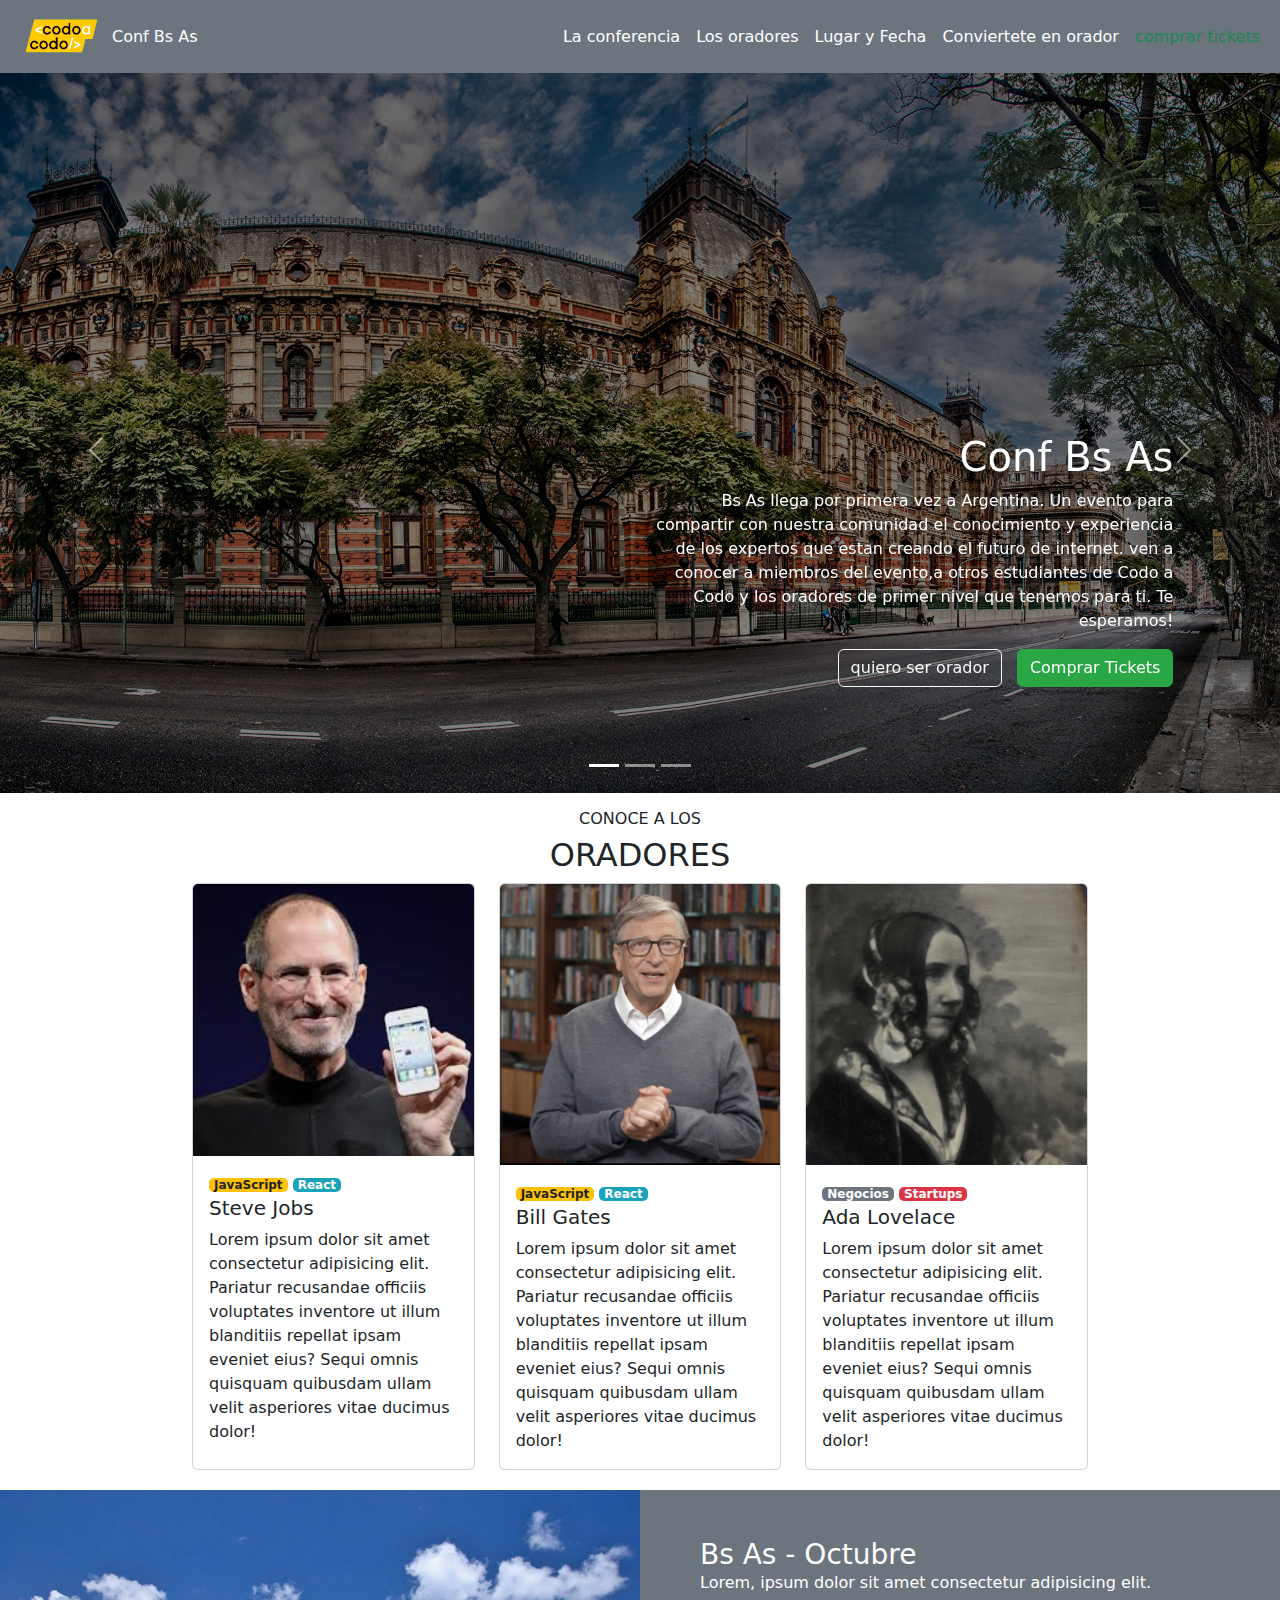
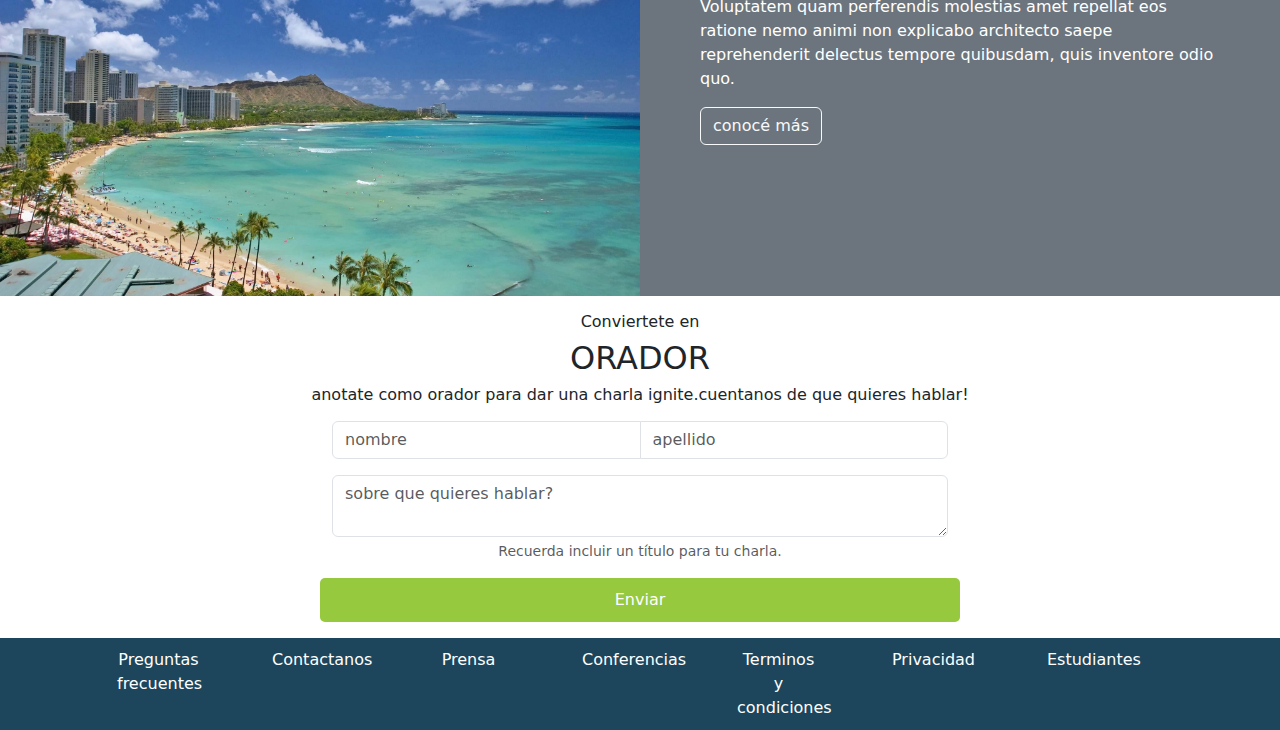
<file: index.html>
<!DOCTYPE html>
<html lang="en">
<head>
    <meta charset="UTF-8">
    <meta name="viewport" content="width=device-width, initial-scale=1.0">
    <title>Trabajo Practico</title>
    <link rel="shortcut icon" href="./pages/logo.ico" type="image/x-icon">
    <link rel="stylesheet" href="./css/bootstrap.min.css">
    <link rel="stylesheet" href="./css/style.css">
</head>
<body>
    <header class="position-sticky top-0 z-3">
        <nav class="navbar navbar-expand-lg bg-secondary">
            <div class="container-fluid">
                <img src="./assets/img/codoacodo.png" alt="Logo" width="100" class="d-inline-block align-text-top">
                Conf Bs As
              <button class="navbar-toggler" type="button" data-bs-toggle="collapse" data-bs-target="#navbarNav" aria-controls="navbarNav" aria-expanded="false" aria-label="Toggle navigation">
                <span class="navbar-toggler-icon"></span>
              </button>
              <div class="collapse navbar-collapse flex-row-reverse" id="navbarNav">
                <ul class="navbar-nav">
                  <li class="nav-item">
                    <a class="nav-link text-white" aria-current="page" href="#">La conferencia</a>
                  </li>
                  <li class="nav-item">
                    <a class="nav-link text-white" href="#oradores">Los oradores</a>
                  </li>
                  <li class="nav-item">
                    <a class="nav-link text-white" href="#lugar">Lugar y Fecha</a>
                  </li>
                  <li class="nav-item">
                    <a class="nav-link text-white" href="#convertite">Conviertete en orador</a>
                  </li>
                  <li class="nav-item">
                    <a class="nav-link text-success" href="./pages/tickets.html" aria-disabled="comprarTickets" target="_blank">comprar tickets</a>
                  </li>
                </ul>
              </div>
            </div>
          </nav>
    </header>
    <main>
        <div id="carouselExampleIndicators" class="carousel slide position-relative" >
        <div class="carousel-indicators">
          <button type="button" data-bs-target="#carouselExampleIndicators" data-bs-slide-to="0" class="active" aria-current="true" aria-label="Slide 1"></button>
          <button type="button" data-bs-target="#carouselExampleIndicators" data-bs-slide-to="1" aria-label="Slide 2"></button>
          <button type="button" data-bs-target="#carouselExampleIndicators" data-bs-slide-to="2" aria-label="Slide 3"></button>
        </div>
        <div class="carousel-inner">
          <div class="carousel-item active">
            <img src="./assets/img/ba1.jpg" class="filter  w-100" alt="...">
            <div class="position-absolute top-50 start-50 col-5 text-end">
              <div class="text text-end text-white">
            <h1>Conf Bs As</h1>
            <p>Bs As llega por primera vez a Argentina. Un evento para compartir con nuestra comunidad
                el conocimiento y experiencia de los expertos que estan creando el futuro de internet.
                ven a conocer a miembros del evento,a otros estudiantes de Codo a Codo 
                y los oradores de primer nivel que tenemos para ti. Te esperamos!</p>
             <p> <a class="btn btn-outline-light mb-3" href="#convertite">quiero ser orador</a>
              <a class="comprar btn btn-success  mb-3" href="./pages/tickets.html" target="_blank">Comprar Tickets</a> </p>
            </div>
          </div>
          </div>
          </div>
          </div>
          <div class="carousel-item">
            <img src="./assets/img/ba2.jpg" class="d-block w-100" alt="...">
          </div>
          <div class="carousel-item">
            <img src="./assets/img/ba3.jpg" class="d-block w-100" alt="...">
          </div>
        </div>
        <button class="carousel-control-prev" type="button" data-bs-target="#carouselExampleIndicators" data-bs-slide="prev">
          <span class="carousel-control-prev-icon" aria-hidden="true"></span>
          <span class="visually-hidden">Previous</span>
        </button>
        <button class="carousel-control-next" type="button" data-bs-target="#carouselExampleIndicators" data-bs-slide="next">
          <span class="carousel-control-next-icon" aria-hidden="true"></span>
          <span class="visually-hidden">Next</span>
        </button>
      </div>
    <section id="oradores">
      <div class="subtitulo container mt-3">
        <h6>CONOCE A LOS</h6>
        <h2>ORADORES</h2>
      </div>
        <div class="row row-cols-1 row-cols-md-3 g-4">
          <div class="col">
            <div class="card h-100">
              <img src="./assets/img/steve.jpg" class="card-img-top" alt="...">
              <div class="card-body">
                <span class="js">JavaScript</span>
                <span class="react">React</span>
                <h5 class="card-title">Steve Jobs</h5>
                <p class="card-text">Lorem ipsum dolor sit amet consectetur adipisicing elit.
                 Pariatur recusandae officiis voluptates inventore ut illum blanditiis repellat ipsam eveniet
                  eius? Sequi omnis quisquam quibusdam ullam velit asperiores vitae ducimus dolor!</p>
              </div>
            </div>
          </div>
          <div class="col">
            <div class="card h-100">
              <img src="./assets/img/bill.jpg" class="card-img-top" alt="...">
              <div class="card-body">
                <span class="js">JavaScript</span>
                <span class="react">React</span>
                <h5 class="card-title">Bill Gates</h5>
                <p class="card-text">Lorem ipsum dolor sit amet consectetur adipisicing elit.
                  Pariatur recusandae officiis voluptates inventore ut illum blanditiis repellat ipsam eveniet
                   eius? Sequi omnis quisquam quibusdam ullam velit asperiores vitae ducimus dolor!</p>
              </div>
            </div>
          </div>
          <div class="col">
            <div class="card h-100">
              <img src="./assets/img/ada.jpeg" class="card-img-top" alt="...">
              <div class="card-body">
                <span class="ngc">Negocios</span>
                <span class="start">Startups</span>
                <h5 class="card-title">Ada Lovelace</h5>
                <p class="card-text">Lorem ipsum dolor sit amet consectetur adipisicing elit.
                  Pariatur recusandae officiis voluptates inventore ut illum blanditiis repellat ipsam eveniet
                   eius? Sequi omnis quisquam quibusdam ullam velit asperiores vitae ducimus dolor!</p>
              </div>
            </div>
          </div>
        </div>
      </section>
      <section id="lugar">
      <div class="container-fluid">
        <div class="row justify-content align-item-start">
          <div class="col-md-6 p-0">
            <img src="./assets/img/honolulu.jpg" class="img-fluid" loading="lazy">
          </div>
          <div class="col-md-6 bg-secondary">
            <div class="card-body p-5">
              <h3 class="card-title text-white">Bs As - Octubre</h3>
              <p class="card-text text-white">Lorem, ipsum dolor sit amet consectetur adipisicing elit. 
                Voluptatem quam perferendis molestias amet repellat eos ratione nemo animi non explicabo architecto 
                saepe reprehenderit delectus tempore quibusdam, quis inventore odio quo.</p>
              <a class="btn btn-outline-light" href="#">conocé más</a>
            </div>
          </div>
        </div>
      </div>
      </section>
      <section id="convertite">
        <div class="convertite mt-3">
          <h6>Conviertete en</h6>
          <h2>ORADOR</h2>
          <h6>anotate como orador para dar una charla ignite.cuentanos de que quieres hablar!</h6>
        <div  class="container col-6 mt-3">
        <div class="input-group mb-3">
          <input type="text" class="form-control" placeholder="nombre" aria-label="Username">
          <input type="text" class="form-control" placeholder="apellido" aria-label="Server">
        </div>
        
        <div class="input-group">
          <textarea class="form-control" placeholder="sobre que quieres hablar?"></textarea>
        </div>
          </div>
          <div  class="form-text mb-3">Recuerda incluir un título para tu charla.</div>
          <div class="d-grid gap-1 col-6 mx-auto mb-3">
            <button class="enviar btn-primary" type="button">Enviar</button>
          </div>
      </section>
    </main>
      <footer class="footer">
        <div class='row text-center'>
          <div class="col-md-1 offset-md-1">Preguntas frecuentes</div>
          <div class="col-md-1 ms-5">Contactanos</div>
          <div class="col-md-1 ms-5">Prensa</div>
          <div class="col-md-1 ms-5">Conferencias</div>
          <div class="col-md-1 ms-5">Terminos y condiciones</div>
          <div class="col-md-1 ms-5">Privacidad</div>
          <div class="col-md-1 ms-5">Estudiantes</div>
      </footer>
    </div>
    </footer>
        <script src="./js/bootstrap.min.js"></script>
</body>
</html>
</file>
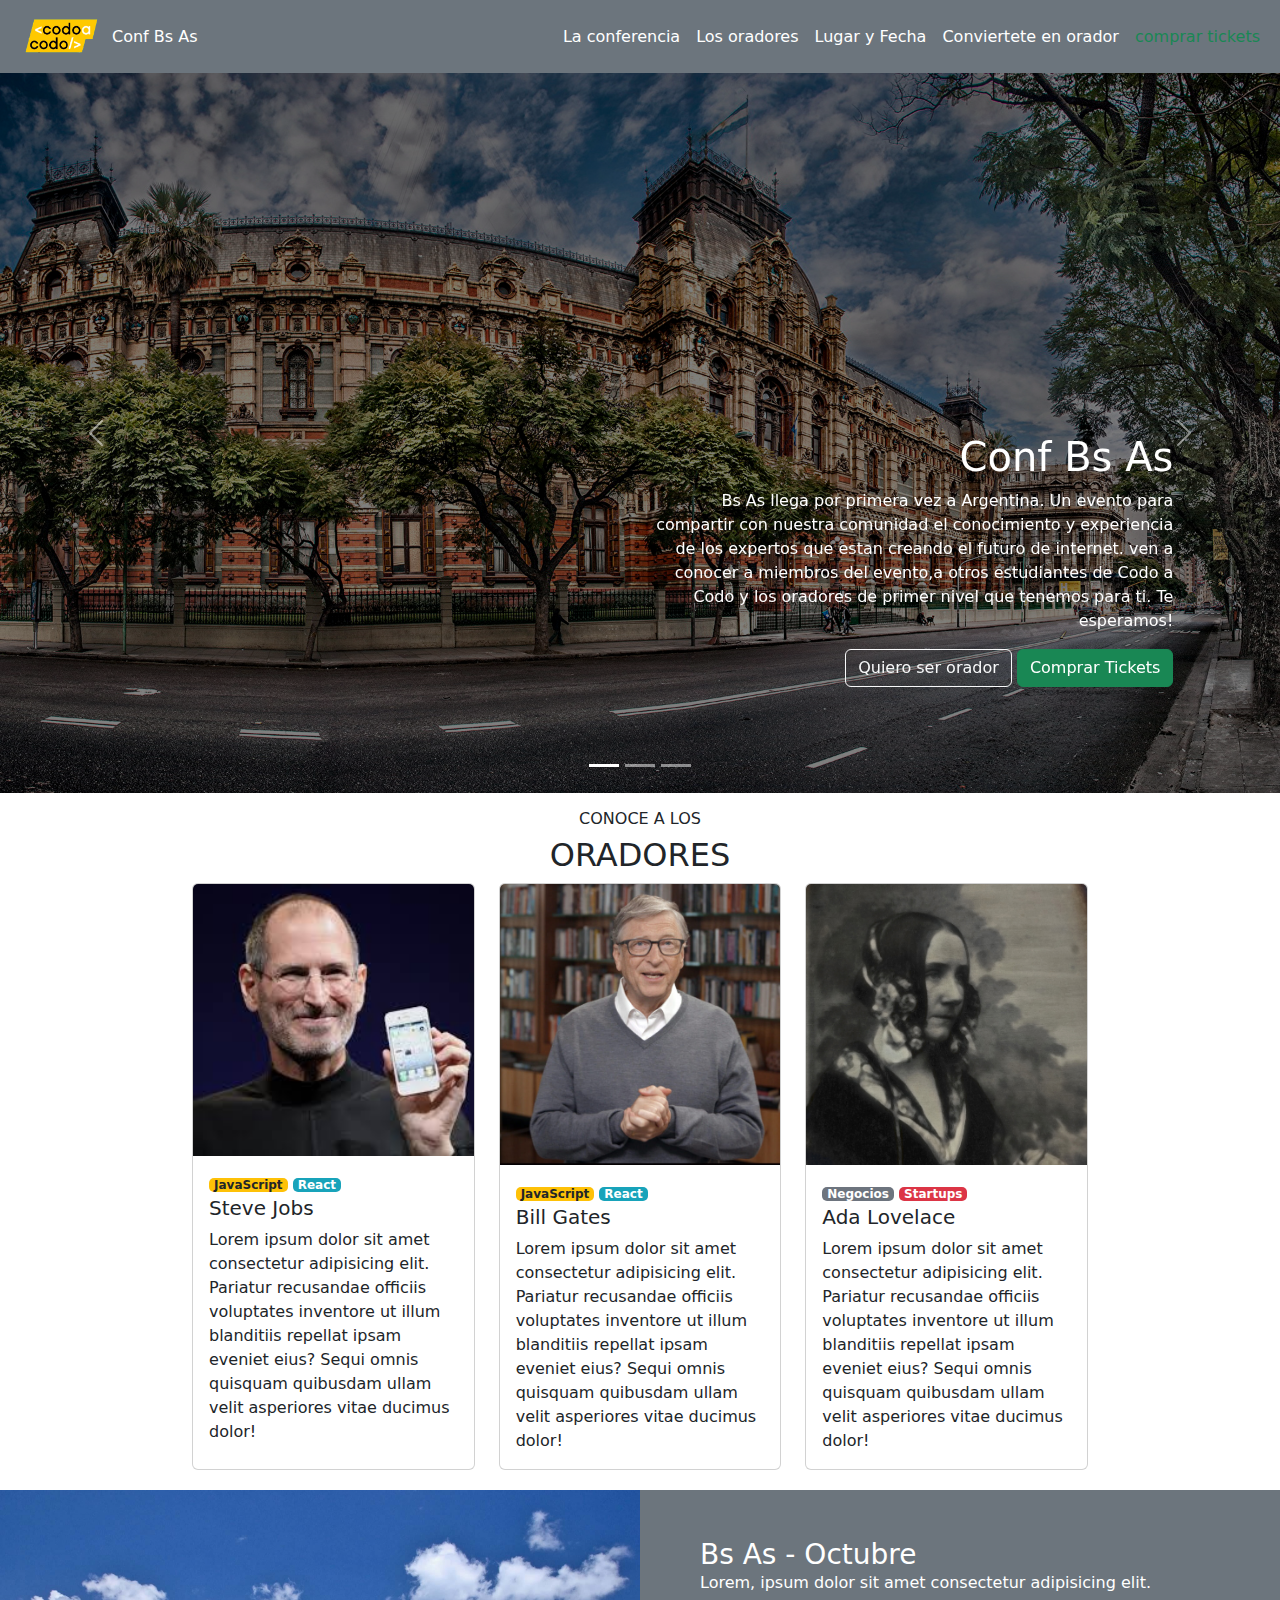
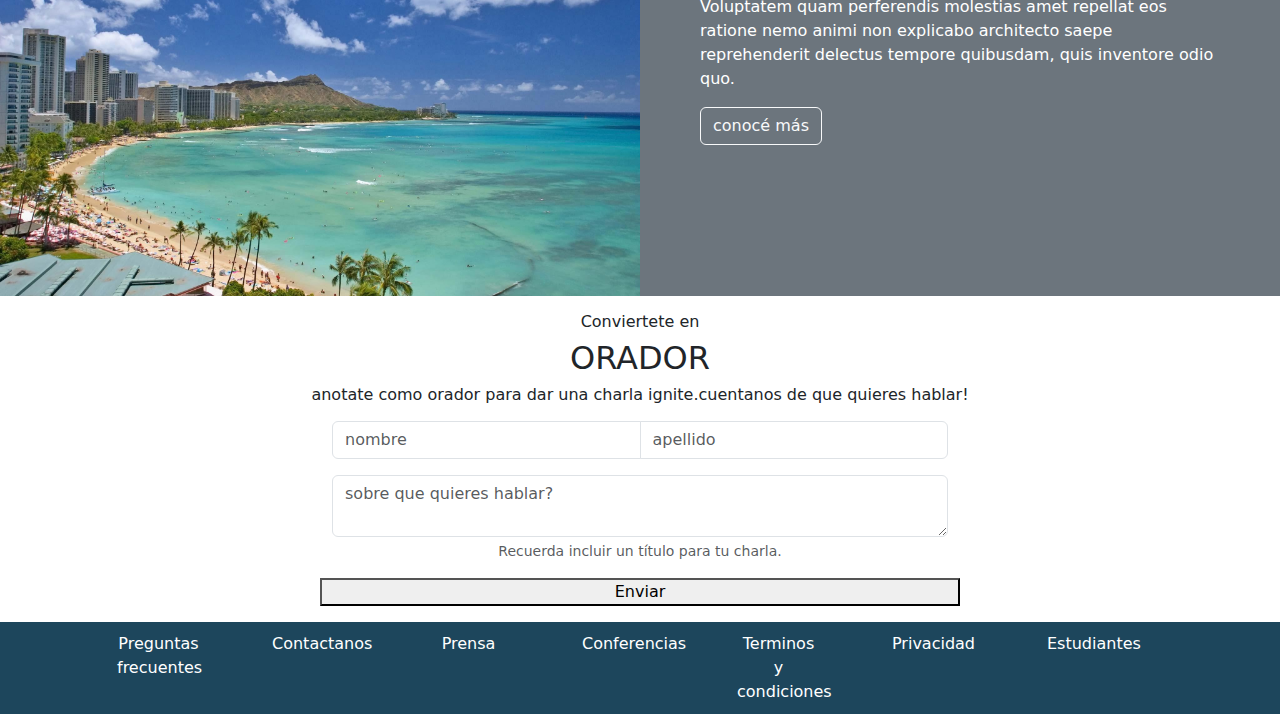
<file: pages/index.html>
<!DOCTYPE html>
<html lang="en">
<head>
    <meta charset="UTF-8">
    <meta name="viewport" content="width=device-width, initial-scale=1.0">
    <title>Trabajo Practico</title>
    <link rel="shortcut icon" href="logo.ico" type="image/x-icon">
    <link rel="stylesheet" href="../css/bootstrap.min.css">
    <link rel="stylesheet" href="../css/style.css">
</head>
<body>
    <header class="position-sticky top-0 z-3">
        <nav class="navbar navbar-expand-lg bg-secondary">
            <div class="container-fluid">
                <img src="../assets/img/codoacodo.png" alt="Logo" width="100" class="d-inline-block align-text-top">
                Conf Bs As
              <button class="navbar-toggler" type="button" data-bs-toggle="collapse" data-bs-target="#navbarNav" aria-controls="navbarNav" aria-expanded="false" aria-label="Toggle navigation">
                <span class="navbar-toggler-icon"></span>
              </button>
              <div class="collapse navbar-collapse flex-row-reverse" id="navbarNav">
                <ul class="navbar-nav">
                  <li class="nav-item">
                    <a class="nav-link text-white" aria-current="page" href="#">La conferencia</a>
                  </li>
                  <li class="nav-item">
                    <a class="nav-link text-white" href="#oradores">Los oradores</a>
                  </li>
                  <li class="nav-item">
                    <a class="nav-link text-white" href="#lugar">Lugar y Fecha</a>
                  </li>
                  <li class="nav-item">
                    <a class="nav-link text-white" href="#convertite">Conviertete en orador</a>
                  </li>
                  <li class="nav-item">
                    <a class="nav-link text-success" href="../pages/tickets.html" aria-disabled="comprarTickets" target="_blank">comprar tickets</a>
                  </li>
                </ul>
              </div>
            </div>
          </nav>
    </header>
    <main>
        <div id="carouselExampleIndicators" class="carousel slide position-relative" >
        <div class="carousel-indicators">
          <button type="button" data-bs-target="#carouselExampleIndicators" data-bs-slide-to="0" class="active" aria-current="true" aria-label="Slide 1"></button>
          <button type="button" data-bs-target="#carouselExampleIndicators" data-bs-slide-to="1" aria-label="Slide 2"></button>
          <button type="button" data-bs-target="#carouselExampleIndicators" data-bs-slide-to="2" aria-label="Slide 3"></button>
        </div>
        <div class="carousel-inner">
          <div class="carousel-item active">
            <img src="../assets/img/ba1.jpg" class="filter  w-100" alt="...">
            <div class="position-absolute top-50 start-50 col-5 text-end">
              <div class="text text-end text-white">
            <h1>Conf Bs As</h1>
            <p>Bs As llega por primera vez a Argentina. Un evento para compartir con nuestra comunidad
                el conocimiento y experiencia de los expertos que estan creando el futuro de internet.
                ven a conocer a miembros del evento,a otros estudiantes de Codo a Codo 
                y los oradores de primer nivel que tenemos para ti. Te esperamos!</p>
            <button type="button"  class="btn btn-outline-light">Quiero ser orador</button>
            <button type="button" class="btn btn-success" >Comprar Tickets</button>
          </div>
          </div>
          </div>
          <div class="carousel-item">
            <img src="../assets/img/ba2.jpg" class="d-block w-100" alt="...">
          </div>
          <div class="carousel-item">
            <img src="../assets/img/ba3.jpg" class="d-block w-100" alt="...">
          </div>
        </div>
        <button class="carousel-control-prev" type="button" data-bs-target="#carouselExampleIndicators" data-bs-slide="prev">
          <span class="carousel-control-prev-icon" aria-hidden="true"></span>
          <span class="visually-hidden">Previous</span>
        </button>
        <button class="carousel-control-next" type="button" data-bs-target="#carouselExampleIndicators" data-bs-slide="next">
          <span class="carousel-control-next-icon" aria-hidden="true"></span>
          <span class="visually-hidden">Next</span>
        </button>
      </div>
    <section id="oradores">
      <div class="subtitulo container mt-3">
        <h6>CONOCE A LOS</h6>
        <h2>ORADORES</h2>
      </div>
        <div class="row row-cols-1 row-cols-md-3 g-4">
          <div class="col">
            <div class="card h-100">
              <img src="../assets/img/steve.jpg" class="card-img-top" alt="...">
              <div class="card-body">
                <span class="js">JavaScript</span>
                <span class="react">React</span>
                <h5 class="card-title">Steve Jobs</h5>
                <p class="card-text">Lorem ipsum dolor sit amet consectetur adipisicing elit.
                 Pariatur recusandae officiis voluptates inventore ut illum blanditiis repellat ipsam eveniet
                  eius? Sequi omnis quisquam quibusdam ullam velit asperiores vitae ducimus dolor!</p>
              </div>
            </div>
          </div>
          <div class="col">
            <div class="card h-100">
              <img src="../assets/img/bill.jpg" class="card-img-top" alt="...">
              <div class="card-body">
                <span class="js">JavaScript</span>
                <span class="react">React</span>
                <h5 class="card-title">Bill Gates</h5>
                <p class="card-text">Lorem ipsum dolor sit amet consectetur adipisicing elit.
                  Pariatur recusandae officiis voluptates inventore ut illum blanditiis repellat ipsam eveniet
                   eius? Sequi omnis quisquam quibusdam ullam velit asperiores vitae ducimus dolor!</p>
              </div>
            </div>
          </div>
          <div class="col">
            <div class="card h-100">
              <img src="../assets/img/ada.jpeg" class="card-img-top" alt="...">
              <div class="card-body">
                <span class="ngc">Negocios</span>
                <span class="start">Startups</span>
                <h5 class="card-title">Ada Lovelace</h5>
                <p class="card-text">Lorem ipsum dolor sit amet consectetur adipisicing elit.
                  Pariatur recusandae officiis voluptates inventore ut illum blanditiis repellat ipsam eveniet
                   eius? Sequi omnis quisquam quibusdam ullam velit asperiores vitae ducimus dolor!</p>
              </div>
            </div>
          </div>
        </div>
      </section>
      <section id="lugar">
      <div class="container-fluid">
        <div class="row justify-content align-item-start">
          <div class="col-md-6 p-0">
            <img src="../assets/img/honolulu.jpg" class="img-fluid" loading="lazy">
          </div>
          <div class="col-md-6 bg-secondary">
            <div class="card-body p-5">
              <h3 class="card-title text-white">Bs As - Octubre</h3>
              <p class="card-text text-white">Lorem, ipsum dolor sit amet consectetur adipisicing elit. 
                Voluptatem quam perferendis molestias amet repellat eos ratione nemo animi non explicabo architecto 
                saepe reprehenderit delectus tempore quibusdam, quis inventore odio quo.</p>
              <a class="btn btn-outline-light" href="#">conocé más</a>
            </div>
          </div>
        </div>
      </div>
      </section>
      <section id="convertite">
        <div class="convertite mt-3">
          <h6>Conviertete en</h6>
          <h2>ORADOR</h2>
          <h6>anotate como orador para dar una charla ignite.cuentanos de que quieres hablar!</h6>
        <div  class="container col-6 mt-3">
        <div class="input-group mb-3">
          <input type="text" class="form-control" placeholder="nombre" aria-label="Username">
          <input type="text" class="form-control" placeholder="apellido" aria-label="Server">
        </div>
        
        <div class="input-group">
          <textarea class="form-control" placeholder="sobre que quieres hablar?"></textarea>
        </div>
          </div>
          <div  class="form-text mb-3">Recuerda incluir un título para tu charla.</div>
          <div class="d-grid gap-1 col-6 mx-auto mb-3">
            <button class="btn1 btn-primary" type="button">Enviar</button>
          </div>
      </section>
    </main>
      <footer class="footer">
        <div class='row text-center'>
          <div class="col-md-1 offset-md-1">Preguntas frecuentes</div>
          <div class="col-md-1 ms-5">Contactanos</div>
          <div class="col-md-1 ms-5">Prensa</div>
          <div class="col-md-1 ms-5">Conferencias</div>
          <div class="col-md-1 ms-5">Terminos y condiciones</div>
          <div class="col-md-1 ms-5">Privacidad</div>
          <div class="col-md-1 ms-5">Estudiantes</div>
      </footer>
    </div>
    </footer>
        <script src="../js/bootstrap.min.js"></script>
</body>
</html>
</file>
<file: css/style.css>
:root{
    --btcolor:#fec107
}
*{
    margin: 0;
    padding: 0;
}
header{
    color: white;
}
.filter{
 filter: brightness(0.5);
}
.comprar{
    background-color: #29a744;
    border-color: #29a744;
    margin-left: 10px;
}

.subtitulo{
    text-align: center;
}
#oradores{
    margin: 0px 15% 20px;
}
.js{
    font-size:12px;
    font-weight: 700;
    padding: 0px 5px;
    background-color: var(--btcolor);
    border-radius: 5px;
}
.react{
    font-size:12px;
    font-weight: 700;
    padding: 0px 5px;
    background-color:#18a3ba;
    border-radius: 5px;
    color: white;
}
.ngc{
    font-size:12px;
    font-weight: 700;
    padding: 0px 5px;
    background-color:#6d747e;
    border-radius: 5px;
    color: white;
}
.start{
    color: white;
    font-size:12px;
    font-weight: 700;
    padding: 0px 5px;
    background-color:#dc3546;
    border-radius: 5px;
}
.convertite{
    text-align: center;
}
.enviar{
    padding: 10px;
    background-color:#96c93e;
    border-color: #96c93e;
    border-radius:5px;
    color:white;
    border-style: none;
}
.enviar:hover{
    background-color: #29a744;
    border-style: none;
}

.footer{
    background:#1d465c !important;
    color: white !important;
    padding: 10px;
    margin-top: 10px;
   }
</file>
